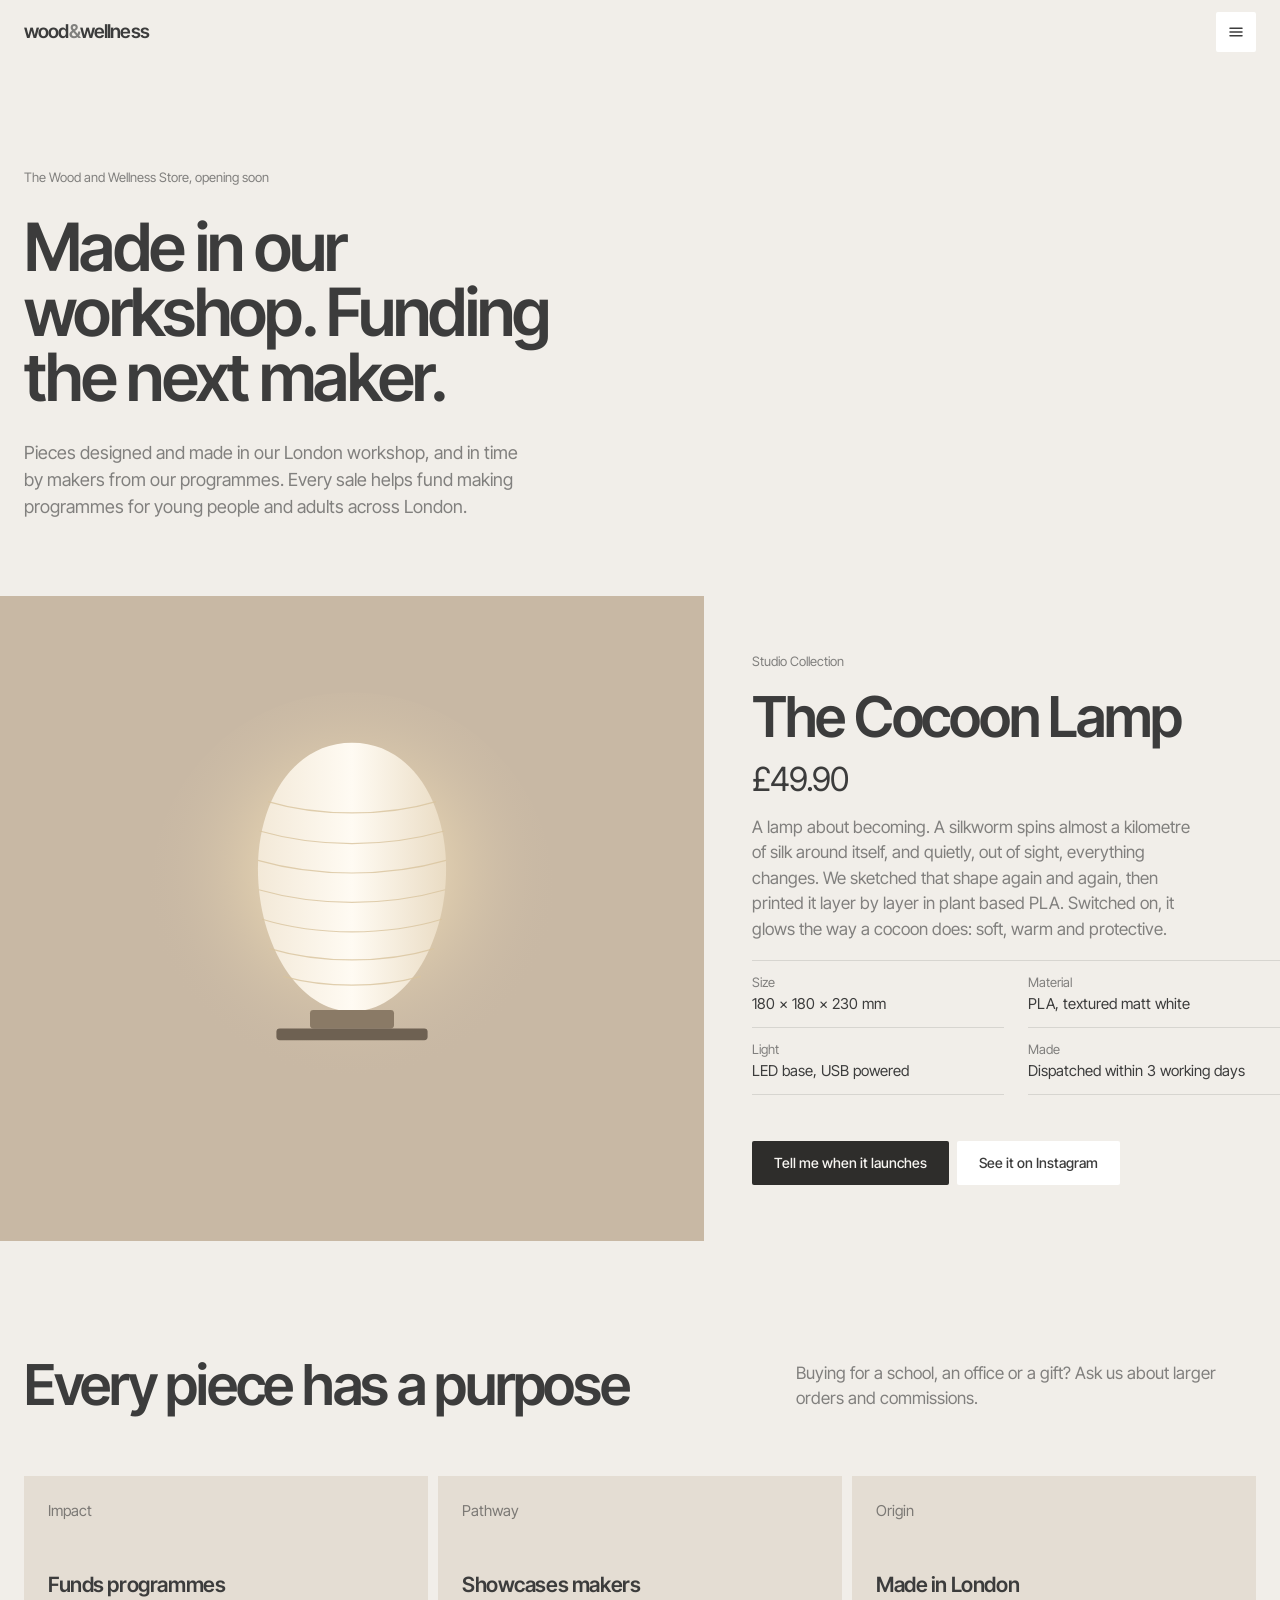
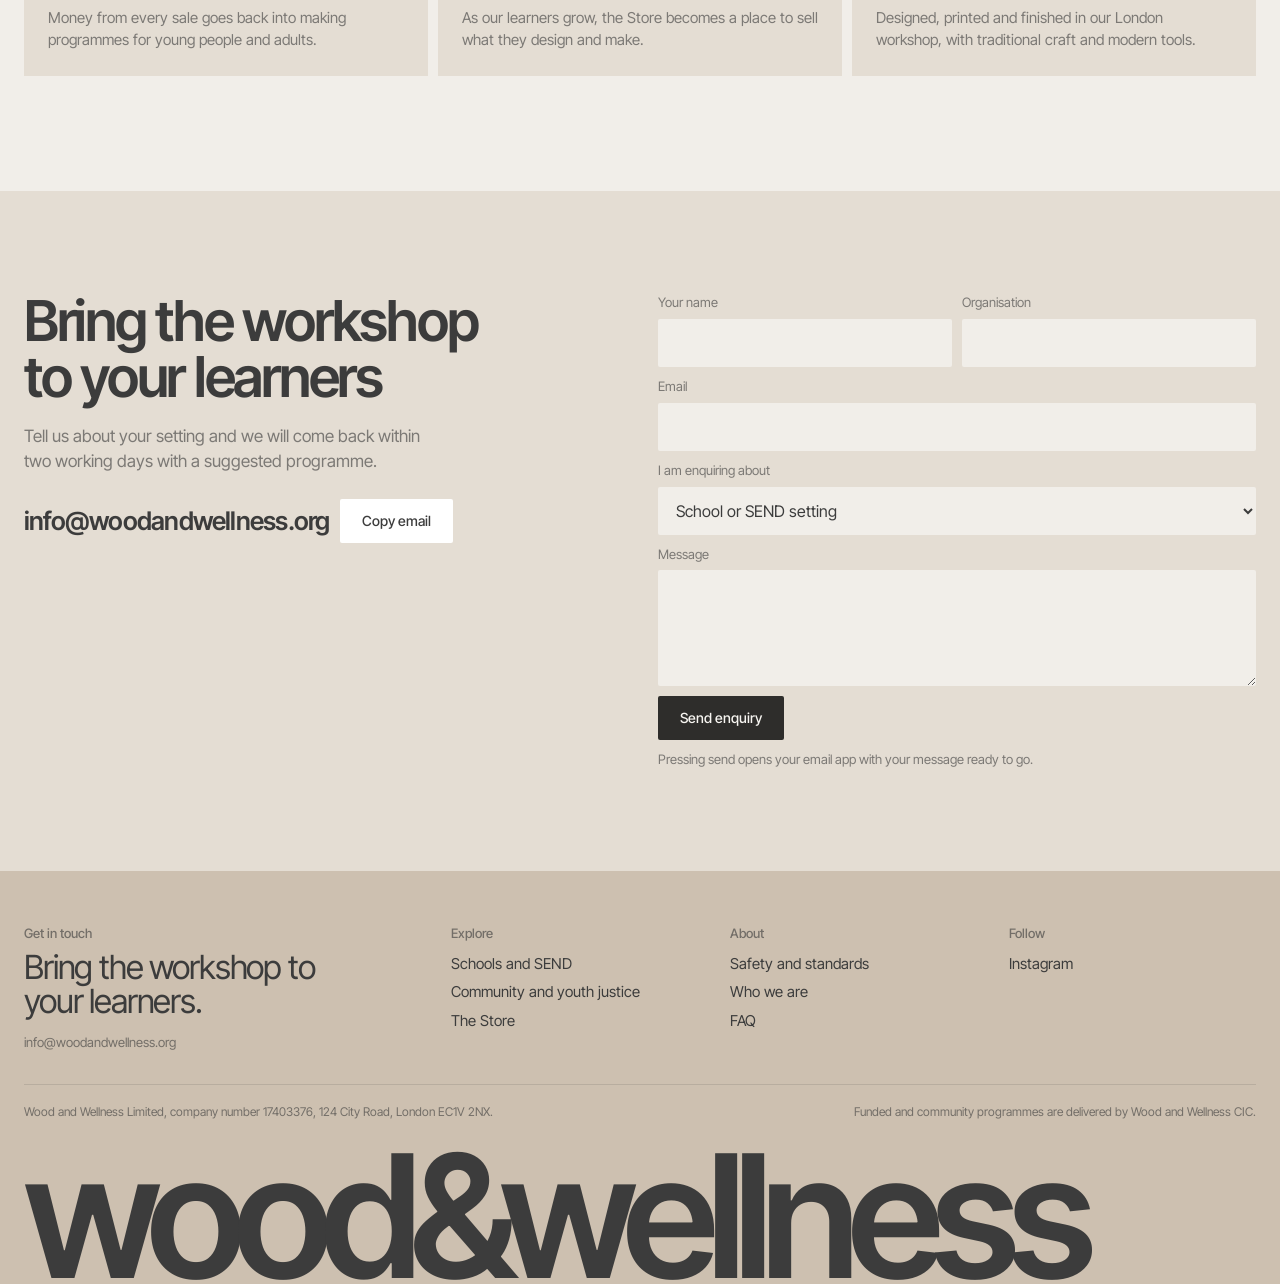
<file: store.html>
<!doctype html>
<html lang="en-GB">
<head>
<meta charset="utf-8">
<meta name="viewport" content="width=device-width,initial-scale=1,viewport-fit=cover">
<meta name="claude:viewport-fit-sides" content="cover">
<title>The Store | Wood and Wellness</title>
<meta name="description" content="Pieces designed and made in our London workshop. Every sale helps fund making programmes for young people and adults.">
<meta property="og:title" content="The Store | Wood and Wellness">
<meta property="og:description" content="Pieces designed and made in our London workshop. Every sale helps fund making programmes for young people and adults.">
<meta property="og:image" content="https://woodandwellness.org/assets/og.png">
<meta property="og:type" content="website">
<meta name="theme-color" content="#F1EEE9">
<link rel="icon" href="assets/og.png">
<link rel="preconnect" href="https://api.fontshare.com">
<link rel="stylesheet" href="https://api.fontshare.com/v2/css?f[]=switzer@400,500,600&display=swap">
<link rel="stylesheet" href="https://fonts.googleapis.com/css2?family=Inter+Tight:wght@400;500;600&display=swap">
<link rel="stylesheet" href="assets/css/noho.css">
</head>
<body data-page="store">
<a class="sr" href="#main">Skip to content</a>
<header class="top gut">
  <a class="mark" href="index.html" aria-label="Wood and Wellness home"><b>wood</b><i>&amp;</i><b>wellness</b></a>
  <button class="menu-btn" type="button" id="menu-open" aria-controls="drawer" aria-expanded="false" aria-label="Open menu">
    <svg viewBox="0 0 24 24" fill="none" stroke="currentColor" stroke-width="2" stroke-linecap="round" aria-hidden="true"><path d="M4 7h16M4 12h16M4 17h16"/></svg>
  </button>
</header>
<div class="drawer gut" id="drawer" hidden>
  <div class="drawer-head">
    <a class="mark" href="index.html"><b>wood</b><i>&amp;</i><b>wellness</b></a>
    <button class="menu-btn" type="button" id="menu-close" aria-label="Close menu">
      <svg viewBox="0 0 24 24" fill="none" stroke="currentColor" stroke-width="2" stroke-linecap="round" aria-hidden="true"><path d="M6 6l12 12M18 6L6 18"/></svg>
    </button>
  </div>
  <nav aria-label="Main">
    <a href="index.html">Home</a>
    <a href="schools.html">Schools</a>
    <a href="community.html">Community</a>
    <a href="store.html" aria-current="page">Store</a>
  </nav>
  <div class="drawer-foot small"><span>info@woodandwellness.org</span><a href="https://www.instagram.com/wood_n_wellness/" rel="noopener">Instagram</a><a href="index.html#contact">Get in touch</a></div>
</div>
<main id="main">

<section class="intro gut">
  <p class="small soft" style="font-size:13px">The Wood and Wellness Store, opening soon</p>
  <h1 class="h-xl" style="max-width:13ch">Made in our workshop. Funding the next maker.</h1>
  <p>Pieces designed and made in our London workshop, and in time by makers from our programmes. Every sale helps fund making programmes for young people and adults across London.</p>
</section>

<section class="feature">
  <div class="feature-media"><svg viewBox="0 0 500 560" style="width:min(80%,420px)" aria-hidden="true">
  <defs><radialGradient id="glow" cx="50%" cy="44%" r="52%"><stop offset="0" stop-color="#FFF4DD" stop-opacity=".95"/><stop offset=".5" stop-color="#F1DDB5" stop-opacity=".4"/><stop offset="1" stop-color="#C8B8A4" stop-opacity="0"/></radialGradient>
  <linearGradient id="shell" x1="0" x2="1"><stop offset="0" stop-color="#F3E9D8"/><stop offset=".5" stop-color="#FFFBF3"/><stop offset="1" stop-color="#EADCC4"/></linearGradient></defs>
  <circle cx="250" cy="250" r="240" fill="url(#glow)"/>
  <path d="M250 70c70 0 112 70 112 150 0 92-50 170-112 170S138 312 138 220c0-80 42-150 112-150z" fill="url(#shell)"/>
  <g stroke="#D9C49E" stroke-width="1.4" fill="none" opacity=".8"><path d="M150 140c60 18 140 18 200 0"/><path d="M140 175c70 20 150 20 220 0"/><path d="M138 210c70 20 154 20 224 0"/><path d="M139 245c70 20 152 20 222 0"/><path d="M143 280c66 20 148 20 214 0"/><path d="M152 315c60 18 136 18 196 0"/><path d="M168 348c50 14 114 14 164 0"/></g>
  <rect x="200" y="388" width="100" height="22" rx="4" fill="#8A7A66"/><rect x="160" y="410" width="180" height="14" rx="4" fill="#6E6152"/>
</svg></div>
  <div class="feature-copy gut">
    <p class="small soft">Studio Collection</p>
    <h2 class="h-lg">The Cocoon Lamp</h2>
    <p class="h-md">£49.90</p>
    <p class="soft" style="max-width:44ch;font-size:17px">A lamp about becoming. A silkworm spins almost a kilometre of silk around itself, and quietly, out of sight, everything changes. We sketched that shape again and again, then printed it layer by layer in plant based PLA. Switched on, it glows the way a cocoon does: soft, warm and protective.</p>
    <dl class="specs"><div><dt>Size</dt><dd>180 × 180 × 230 mm</dd></div><div><dt>Material</dt><dd>PLA, textured matt white</dd></div><div><dt>Light</dt><dd>LED base, USB powered</dd></div><div><dt>Made</dt><dd>Dispatched within 3 working days</dd></div></dl>
    <div class="hero-actions"><a class="btn btn-dark" href="index.html#contact">Tell me when it launches</a><a class="btn btn-light" href="https://www.instagram.com/wood_n_wellness/" rel="noopener">See it on Instagram</a></div>
  </div>
</section>

<section class="sec gut">
  <div class="sec-head"><h2 class="h-lg">Every piece has a purpose</h2><p>Buying for a school, an office or a gift? Ask us about larger orders and commissions.</p></div>
  <ul class="cards">
    <li class="card"><p class="small soft">Impact</p><h3 class="h-sm">Funds programmes</h3><p>Money from every sale goes back into making programmes for young people and adults.</p></li>
    <li class="card"><p class="small soft">Pathway</p><h3 class="h-sm">Showcases makers</h3><p>As our learners grow, the Store becomes a place to sell what they design and make.</p></li>
    <li class="card"><p class="small soft">Origin</p><h3 class="h-sm">Made in London</h3><p>Designed, printed and finished in our London workshop, with traditional craft and modern tools.</p></li>
  </ul>
</section>

<section class="contact" id="contact">
  <div class="contact-grid gut">
    <div>
      <h2 class="h-lg">Bring the workshop to your learners</h2>
      <p class="soft" style="margin-top:20px;max-width:40ch;font-size:17px">Tell us about your setting and we will come back within two working days with a suggested programme.</p>
      <div class="copyline"><code>info@woodandwellness.org</code><button class="btn btn-light" type="button" id="copy-email">Copy email</button></div>
    </div>
    <form class="form" id="enquiry" novalidate>
      <label for="f-name">Your name<input id="f-name" name="name" required autocomplete="name"></label>
      <label for="f-org">Organisation<input id="f-org" name="organisation" autocomplete="organization"></label>
      <label class="full" for="f-email">Email<input id="f-email" name="email" type="email" required autocomplete="email"></label>
      <label class="full" for="f-type">I am enquiring about<select id="f-type" name="type"><option>School or SEND setting</option><option>Youth justice</option><option>Adult or community</option><option>Partnership or sponsorship</option><option>The Store</option><option>Something else</option></select></label>
      <label class="full" for="f-msg">Message<textarea id="f-msg" name="message" rows="4"></textarea></label>
      <div class="full"><button class="btn btn-dark" type="submit">Send enquiry</button><p id="formnote" class="small soft" style="margin-top:10px">Pressing send opens your email app with your message ready to go.</p></div>
    </form>
  </div>
</section>
</main>
<footer class="foot">
  <div class="foot-grid gut">
    <div>
      <h4>Get in touch</h4>
      <p class="h-md" style="max-width:16ch">Bring the workshop to your learners.</p>
      <p class="small soft" style="margin-top:14px">info@woodandwellness.org</p>
    </div>
    <div><h4>Explore</h4><ul><li><a href="schools.html">Schools and SEND</a></li><li><a href="community.html">Community and youth justice</a></li><li><a href="store.html">The Store</a></li></ul></div>
    <div><h4>About</h4><ul><li><a href="index.html#standards">Safety and standards</a></li><li><a href="index.html#about">Who we are</a></li><li><a href="index.html#faq">FAQ</a></li></ul></div>
    <div><h4>Follow</h4><ul><li><a href="https://www.instagram.com/wood_n_wellness/" rel="noopener">Instagram</a></li></ul></div>
  </div>
  <div class="gut"><div class="foot-legal"><p>Wood and Wellness Limited, company number 17403376, 124 City Road, London EC1V 2NX.</p><p>Funded and community programmes are delivered by Wood and Wellness CIC.</p></div></div>
  <div class="foot-word gut" aria-hidden="true">wood&amp;wellness</div>
</footer>
<script>
(function(){
  var d=document.getElementById('drawer'),o=document.getElementById('menu-open'),c=document.getElementById('menu-close');
  function set(v){d.hidden=!v;o.setAttribute('aria-expanded',v);document.body.style.overflow=v?'hidden':'';if(v)c.focus();else o.focus();}
  o.addEventListener('click',function(){set(true)});c.addEventListener('click',function(){set(false)});
  document.addEventListener('keydown',function(e){if(e.key==='Escape'&&!d.hidden)set(false)});
  var f=document.getElementById('enquiry');if(!f)return;
  f.addEventListener('submit',function(e){e.preventDefault();
    var g=function(n){return (f.elements[n]&&f.elements[n].value)||''};
    var body='Name: '+g('name')+'\nOrganisation: '+g('organisation')+'\nEmail: '+g('email')+'\nEnquiry: '+g('type')+'\n\n'+g('message');
    window.location.href='mailto:info@woodandwellness.org?subject='+encodeURIComponent('Website enquiry: '+g('type'))+'&body='+encodeURIComponent(body);
    document.getElementById('formnote').textContent='Your email app should open with your message ready. If it does not, email info@woodandwellness.org.';});
  var b=document.getElementById('copy-email');if(b)b.addEventListener('click',function(){
    var t='info@woodandwellness.org';var done=function(){b.textContent='Copied'};
    if(navigator.clipboard)navigator.clipboard.writeText(t).then(done,function(){});});
})();
</script>
</body>
</html>
</file>
<file: assets/css/noho.css>
/* Wood and Wellness, Noho layout system.
   Flat sand panels, one grotesk (Switzer), giant tight headlines, split screens. */
:root {
  --bg: #F1EEE9;        /* page */
  --panel: #E4DDD3;     /* light sand panel */
  --panel-2: #C8B8A4;   /* deep sand panel */
  --panel-3: #D7D1C7;   /* hairline panel */
  --foot: #CDC0B0;      /* footer */
  --ink: #3C3C3C;
  --ink-soft: rgba(60, 60, 60, .62);
  --line: rgba(60, 60, 60, .14);
  --btn-dark: #2E2D2B;
  --btn-dark-ink: #F7F5F1;
  --btn-light: #FFFFFF;
  --tile-olive: #8A8C4E; --tile-lilac: #AB9EC6; --tile-mustard: #D8B24A;
  --tile-clay: #B8654A; --tile-sage: #A9B39A; --tile-sky: #9DB7C9;
  --font: "Switzer", "Inter Tight", "Helvetica Neue", Arial, sans-serif;
  color-scheme: light;
}
@media (prefers-color-scheme: dark) {
  :root:not([data-theme="light"]) {
    --bg: #1E1D1B; --panel: #2A2826; --panel-2: #3A352F; --panel-3: #33302C; --foot: #2F2B26;
    --ink: #ECE7DF; --ink-soft: rgba(236, 231, 223, .62); --line: rgba(236, 231, 223, .14);
    --btn-dark: #ECE7DF; --btn-dark-ink: #1E1D1B; --btn-light: #3A352F; color-scheme: dark;
  }
}
:root[data-theme="dark"] {
  --bg: #1E1D1B; --panel: #2A2826; --panel-2: #3A352F; --panel-3: #33302C; --foot: #2F2B26;
  --ink: #ECE7DF; --ink-soft: rgba(236, 231, 223, .62); --line: rgba(236, 231, 223, .14);
  --btn-dark: #ECE7DF; --btn-dark-ink: #1E1D1B; --btn-light: #3A352F; color-scheme: dark;
}

*, *::before, *::after { box-sizing: border-box; }
html { scroll-behavior: smooth; }
body { margin: 0; background: var(--bg); color: var(--ink); font: 400 16px/1.5 var(--font); -webkit-font-smoothing: antialiased; }
img { display: block; max-width: 100%; }
[hidden] { display: none !important; }
a { color: inherit; }
h1, h2, h3, h4, p, ul, ol, dl, dd, figure { margin: 0; }
ul, ol { padding: 0; list-style: none; }
h1, h2, h3, h4 { font-weight: 600; letter-spacing: -0.04em; line-height: .98; text-wrap: balance; }
.h-xl { font-size: clamp(40px, 5.2vw, 82px); }
.h-lg { font-size: clamp(36px, 4.4vw, 68px); }
.h-md { font-size: clamp(26px, 2.6vw, 40px); letter-spacing: -0.035em; line-height: 1.04; }
.h-sm { font-size: 21px; letter-spacing: -0.02em; line-height: 1.15; }
.small { font-size: 13px; line-height: 1.45; }
.soft { color: var(--ink-soft); }
.gut { padding-left: max(16px, env(safe-area-inset-left, 0px)); padding-right: max(16px, env(safe-area-inset-right, 0px)); }
@media (min-width: 900px) { .gut { padding-left: max(24px, env(safe-area-inset-left, 0px)); padding-right: max(24px, env(safe-area-inset-right, 0px)); } }
:focus-visible { outline: 2px solid var(--ink); outline-offset: 3px; }
.sr { position: absolute; width: 1px; height: 1px; overflow: hidden; clip: rect(0 0 0 0); white-space: nowrap; }

/* Header: wordmark left, square menu button right, floats over the page */
.top { position: sticky; top: env(safe-area-inset-top, 0px); z-index: 30; display: flex; justify-content: space-between; align-items: center; padding-block: 12px; pointer-events: none; background: color-mix(in srgb, var(--bg) 88%, transparent); backdrop-filter: blur(10px); -webkit-backdrop-filter: blur(10px); }
.top > * { pointer-events: auto; }
body::before { content: ""; position: fixed; inset: 0 0 auto; height: env(safe-area-inset-top, 0px); z-index: 40; background: var(--bg); }
.mark { display: inline-flex; align-items: center; gap: 0; text-decoration: none; font-weight: 600; font-size: 19px; letter-spacing: -0.045em; }
.mark img { height: 30px; width: auto; }
.mark b { font-weight: 600; }
.mark i { font-style: normal; color: var(--ink-soft); }
.menu-btn { width: 40px; height: 40px; display: grid; place-items: center; background: var(--btn-light); border: 0; color: var(--ink); cursor: pointer; border-radius: 2px; }
.menu-btn svg { width: 18px; height: 18px; }
.drawer { position: fixed; inset: 0; z-index: 50; background: var(--panel); display: flex; flex-direction: column; padding-block: max(14px, env(safe-area-inset-top, 0px)) 28px; }
.drawer-head { display: flex; justify-content: space-between; align-items: center; }
.drawer nav { margin-top: auto; display: grid; gap: 4px; }
.drawer nav a { text-decoration: none; font-weight: 600; letter-spacing: -0.045em; font-size: clamp(44px, 9vw, 110px); line-height: 1; }
.drawer nav a:hover, .drawer nav a[aria-current] { color: var(--ink-soft); }
.drawer-foot { margin-top: 36px; display: flex; flex-wrap: wrap; gap: 8px 28px; }

/* Buttons: flat rectangles, white and near black */
.btn { display: inline-flex; align-items: center; justify-content: center; min-height: 44px; padding: 0 22px; font: 500 14px/1 var(--font); text-decoration: none; border: 0; cursor: pointer; border-radius: 2px; white-space: nowrap; }
.btn-light { background: var(--btn-light); color: var(--ink); }
.btn-dark { background: var(--btn-dark); color: var(--btn-dark-ink); }
.btn:hover { opacity: .86; }
.link { font-size: 14px; font-weight: 500; text-decoration: none; border-bottom: 1px solid currentColor; padding-bottom: 1px; }

/* Split hero */
.hero { display: grid; grid-template-columns: 1fr; margin-top: -68px; }
.hero-copy { display: flex; flex-direction: column; justify-content: space-between; gap: 40px; padding-block: 96px 28px; min-height: 0; }
.hero-copy p.lead { max-width: 34ch; font-size: 17px; color: var(--ink-soft); margin-top: 22px; }
.hero-actions { display: flex; flex-wrap: wrap; gap: 8px; margin-top: 28px; }
.hero-media { background: var(--panel); padding: 28px 16px; display: grid; place-items: center; }
.mosaic { display: grid; grid-template-columns: repeat(4, 1fr); gap: 10px; width: 100%; max-width: 640px; }
.tile { aspect-ratio: 4 / 5; overflow: hidden; max-width: 100%; }
.tile img { width: 100%; height: 100%; object-fit: cover; }
.t-olive { background: var(--tile-olive); } .t-lilac { background: var(--tile-lilac); } .t-mustard { background: var(--tile-mustard); }
.t-clay { background: var(--tile-clay); } .t-sage { background: var(--tile-sage); } .t-sky { background: var(--tile-sky); }
.mosaic .gap { visibility: hidden; }
@media (min-width: 900px) {
  .hero { grid-template-columns: 1fr 1fr; min-height: min(100vh, 900px); }
  .hero-copy { padding-block: 104px 28px; }
  .hero-media { padding: 96px 0 40px 5%; place-items: center start; }
}

/* Statement: centred giant text with small inline photo chips */
.statement { padding-block: clamp(80px, 12vw, 170px); text-align: center; }
.statement p { font-weight: 600; letter-spacing: -0.045em; line-height: 1.04; font-size: clamp(30px, 4.4vw, 66px); max-width: 17em; margin-inline: auto; text-wrap: balance; }
.chip { display: inline-block; width: 1.25em; height: .82em; vertical-align: -0.06em; margin: 0 .08em; overflow: hidden; border-radius: 2px; }
.chip img { width: 100%; height: 100%; object-fit: cover; }

/* Two big product style panels */
.panels { display: grid; grid-template-columns: 1fr; }
.panel { position: relative; display: flex; flex-direction: column; min-height: 520px; padding-block: 24px; }
.panel.a { background: var(--panel); } .panel.b { background: var(--panel-2); }
.panel-tag { font-size: 13px; color: var(--ink-soft); }
.panel-img { flex: 1; display: grid; place-items: center; padding-block: 24px; }
.panel-img img { width: min(78%, 460px); aspect-ratio: 4 / 5; object-fit: cover; }
.panel-bar { display: grid; grid-template-columns: 1fr auto; align-items: end; gap: 16px; }
.panel-bar .h-md { margin-top: 2px; }
.panel-bar .btns { display: flex; gap: 6px; }
@media (min-width: 900px) { .panels { grid-template-columns: 1fr 1fr; } .panel { min-height: 760px; } }
@media (max-width: 520px) { .panel-bar { grid-template-columns: 1fr; } }

/* Section heading row */
.sec { padding-block: clamp(72px, 9vw, 130px); }
.sec-head { display: grid; gap: 20px; margin-bottom: clamp(36px, 5vw, 64px); }
.sec-head p { max-width: 46ch; color: var(--ink-soft); font-size: 17px; }
@media (min-width: 900px) { .sec-head { grid-template-columns: 1fr 1fr; align-items: end; } .sec-head p { justify-self: end; } }

/* Advantages: rows with value and index */
.rows { border-top: 1px solid var(--line); }
.row { display: grid; grid-template-columns: 1fr; gap: 6px 24px; padding-block: 22px; border-bottom: 1px solid var(--line); align-items: baseline; }
.row .k { font-size: 15px; color: var(--ink-soft); }
.row .v { font-weight: 600; letter-spacing: -0.035em; font-size: clamp(24px, 2.6vw, 38px); line-height: 1.05; }
.row .d { font-size: 15px; color: var(--ink-soft); max-width: 44ch; }
@media (min-width: 900px) { .row { grid-template-columns: 1fr 1.4fr 1fr; } }

/* Steps: a real sequence, so numbered */
.steps { display: grid; grid-template-columns: 1fr; gap: 10px; }
.step { background: var(--panel); padding: 22px; display: flex; flex-direction: column; gap: 14px; min-height: 260px; }
.step .n { font-size: 13px; color: var(--ink-soft); font-variant-numeric: tabular-nums; }
.step h3 { margin-top: auto; }
.step p { font-size: 15px; color: var(--ink-soft); }
.step img { width: 100%; aspect-ratio: 3 / 2; object-fit: cover; }
@media (min-width: 700px) { .steps { grid-template-columns: 1fr 1fr; } }
@media (min-width: 1100px) { .steps { grid-template-columns: repeat(4, 1fr); } }

/* Outcome cards */
.cards { display: grid; grid-template-columns: 1fr; gap: 10px; }
.card { background: var(--panel); padding: 24px; display: flex; flex-direction: column; gap: 10px; min-height: 200px; }
.card .h-sm { margin-top: auto; }
.card p { font-size: 15px; color: var(--ink-soft); }
@media (min-width: 700px) { .cards { grid-template-columns: repeat(2, 1fr); } }
@media (min-width: 1100px) { .cards { grid-template-columns: repeat(3, 1fr); } }

/* About: two panel cards with big statements */
.about { display: grid; grid-template-columns: 1fr; }
.about > div { padding: 24px; display: flex; flex-direction: column; gap: 28px; min-height: 420px; }
.about > div:nth-child(1) { background: var(--panel); } .about > div:nth-child(2) { background: var(--panel-2); }
.about-top { display: grid; grid-template-columns: 112px 1fr; gap: 18px; }
.about-top img { width: 112px; height: 112px; object-fit: cover; }
.about-top p { font-size: 14px; color: var(--ink-soft); }
.about .h-md { margin-top: auto; max-width: 18ch; }
@media (min-width: 900px) { .about { grid-template-columns: 1fr 1fr; } .about > div { padding: 28px; } .about-top { grid-template-columns: 140px 1fr 1fr; } .about-top img { width: 140px; height: 140px; } }

/* Big list (awards style) */
.biglist { display: grid; gap: 36px; }
.biglist .grp { display: grid; grid-template-columns: 1fr; gap: 6px 24px; }
.biglist .grp > h3 { font-size: 19px; letter-spacing: -0.02em; font-weight: 500; }
.biglist ul { display: grid; gap: 4px; }
.biglist li { display: grid; grid-template-columns: 1fr auto; gap: 16px; font-size: clamp(18px, 1.8vw, 26px); letter-spacing: -0.025em; line-height: 1.3; }
.biglist li span:last-child { color: var(--ink-soft); font-variant-numeric: tabular-nums; }
@media (min-width: 900px) { .biglist .grp { grid-template-columns: 1fr 3fr; } }

/* Stacked story cards, scroll sideways */
.stack { display: flex; gap: 0; overflow-x: auto; scroll-snap-type: x mandatory; padding-bottom: 8px; }
.story { flex: 0 0 min(86%, 480px); scroll-snap-align: start; min-height: 420px; padding: 24px; display: flex; flex-direction: column; gap: 14px; position: relative; }
.story:nth-child(5n+1) { background: var(--panel-2); } .story:nth-child(5n+2) { background: var(--panel); }
.story:nth-child(5n+3) { background: var(--panel-3); } .story:nth-child(5n+4) { background: var(--panel-2); } .story:nth-child(5n) { background: var(--panel); }
.story::after { content: ""; position: absolute; right: 22px; top: 26px; width: 8px; height: 8px; border-radius: 50%; background: var(--ink); }
.story h3 { max-width: 16ch; }
.story p { font-size: 15px; color: var(--ink-soft); max-width: 40ch; }
.story img { width: 100%; aspect-ratio: 16 / 9; object-fit: cover; margin-top: auto; }
.story .meta { display: flex; justify-content: space-between; font-size: 13px; }
@media (min-width: 900px) { .story { flex-basis: 34%; min-height: 520px; } }

/* FAQ */
.faq { display: grid; grid-template-columns: 1fr; gap: 28px; }
.faq details { border-bottom: 1px solid var(--line); padding-block: 18px; }
.faq details:first-of-type { border-top: 1px solid var(--line); }
.faq summary { cursor: pointer; list-style: none; display: flex; justify-content: space-between; gap: 16px; font-weight: 600; letter-spacing: -0.025em; font-size: clamp(19px, 1.7vw, 24px); }
.faq summary::-webkit-details-marker { display: none; }
.faq summary::after { content: "+"; font-weight: 400; }
.faq details[open] summary::after { content: "\2212"; }
.faq details p { margin-top: 10px; color: var(--ink-soft); max-width: 60ch; }
@media (min-width: 900px) { .faq { grid-template-columns: 1fr 1.5fr; } }

/* Contact block */
.contact { background: var(--panel); }
.contact-grid { display: grid; grid-template-columns: 1fr; gap: 36px; padding-block: clamp(64px, 8vw, 110px); }
.form { display: grid; grid-template-columns: 1fr; gap: 10px; }
.form label { display: grid; gap: 6px; font-size: 13px; color: var(--ink-soft); }
.form input, .form select, .form textarea { font: 400 16px/1.4 var(--font); color: var(--ink); background: var(--bg); border: 0; border-radius: 2px; padding: 13px 14px; width: 100%; }
.form .full { grid-column: 1 / -1; }
.copyline { display: flex; flex-wrap: wrap; align-items: center; gap: 10px; margin-top: 24px; }
.copyline code { font: 600 clamp(20px, 2vw, 28px)/1.1 var(--font); letter-spacing: -0.03em; user-select: all; }
@media (min-width: 700px) { .form { grid-template-columns: 1fr 1fr; } }
@media (min-width: 900px) { .contact-grid { grid-template-columns: 1fr 1fr; } }

/* Page intro for inner pages */
.intro { padding-block: 104px clamp(48px, 6vw, 80px); display: grid; gap: 28px; }
.intro p { max-width: 50ch; font-size: 18px; color: var(--ink-soft); }
.tags { display: flex; flex-wrap: wrap; gap: 6px; }
.tags li { background: var(--panel); padding: 8px 12px; font-size: 13px; border-radius: 2px; }
.wide-img { width: 100%; aspect-ratio: 21 / 9; object-fit: cover; max-width: 100%; }
@media (max-width: 700px) { .wide-img { aspect-ratio: 4 / 3; } }

/* Included checklist */
.inc { display: grid; grid-template-columns: 1fr; gap: 0; border-top: 1px solid var(--line); }
.inc li { padding-block: 16px; border-bottom: 1px solid var(--line); font-size: 18px; letter-spacing: -0.02em; display: flex; gap: 12px; }
.inc li::before { content: ""; flex: none; width: 8px; height: 8px; margin-top: .55em; border-radius: 50%; background: var(--ink); }
@media (min-width: 900px) { .inc { grid-template-columns: 1fr 1fr; column-gap: 40px; } }

/* Product feature (store) */
.feature { display: grid; grid-template-columns: 1fr; }
.feature-media { background: var(--panel-2); display: grid; place-items: center; padding: 40px 16px; min-height: 420px; }
.feature-copy { padding-block: 40px; display: flex; flex-direction: column; gap: 18px; }
.specs { display: grid; grid-template-columns: 1fr 1fr; gap: 0 24px; border-top: 1px solid var(--line); }
.specs div { padding-block: 12px; border-bottom: 1px solid var(--line); font-size: 15px; }
.specs dt { color: var(--ink-soft); font-size: 13px; }
@media (min-width: 900px) { .feature { grid-template-columns: 1.1fr .9fr; } .feature-copy { padding: 56px 0 56px 48px; justify-content: center; } }

/* Footer: deep sand with oversized wordmark */
.foot { background: var(--foot); margin-top: 0; }
.foot-grid { display: grid; grid-template-columns: 1fr; gap: 32px; padding-block: 56px 32px; }
.foot h4 { font-size: 13px; font-weight: 500; letter-spacing: 0; color: var(--ink-soft); margin-bottom: 10px; }
.foot li { font-size: 15px; line-height: 1.9; }
.foot li a { text-decoration: none; }
.foot li a:hover { text-decoration: underline; }
.foot-legal { display: flex; flex-wrap: wrap; justify-content: space-between; gap: 8px 24px; font-size: 12px; color: var(--ink-soft); padding-block: 18px; border-top: 1px solid var(--line); }
.foot-word { font-weight: 600; letter-spacing: -0.065em; line-height: .8; font-size: clamp(48px, 13.4vw, 240px); white-space: nowrap; overflow: hidden; padding-block: 8px 0; margin-bottom: -0.08em; }
@media (min-width: 900px) { .foot-grid { grid-template-columns: 1.6fr 1fr 1fr 1fr; } }

@media (prefers-reduced-motion: reduce) { html { scroll-behavior: auto; } }
</file>
